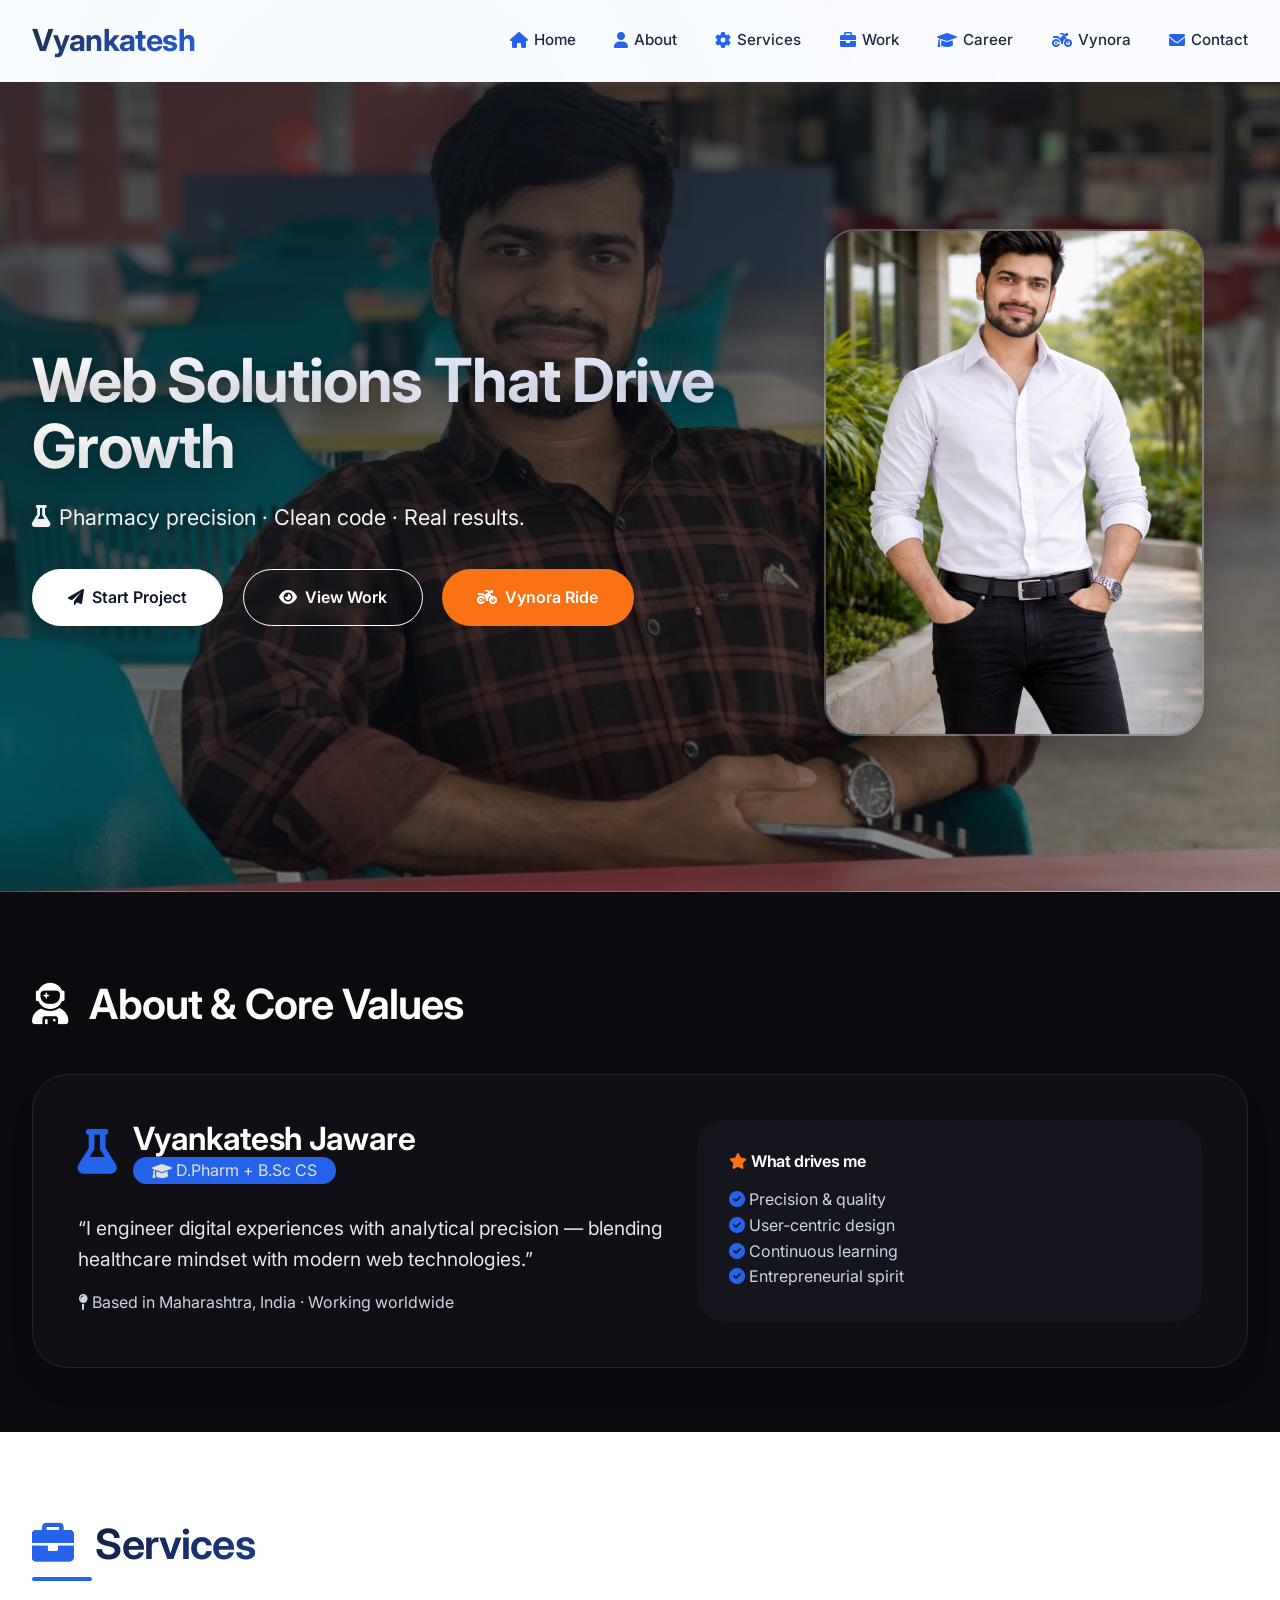
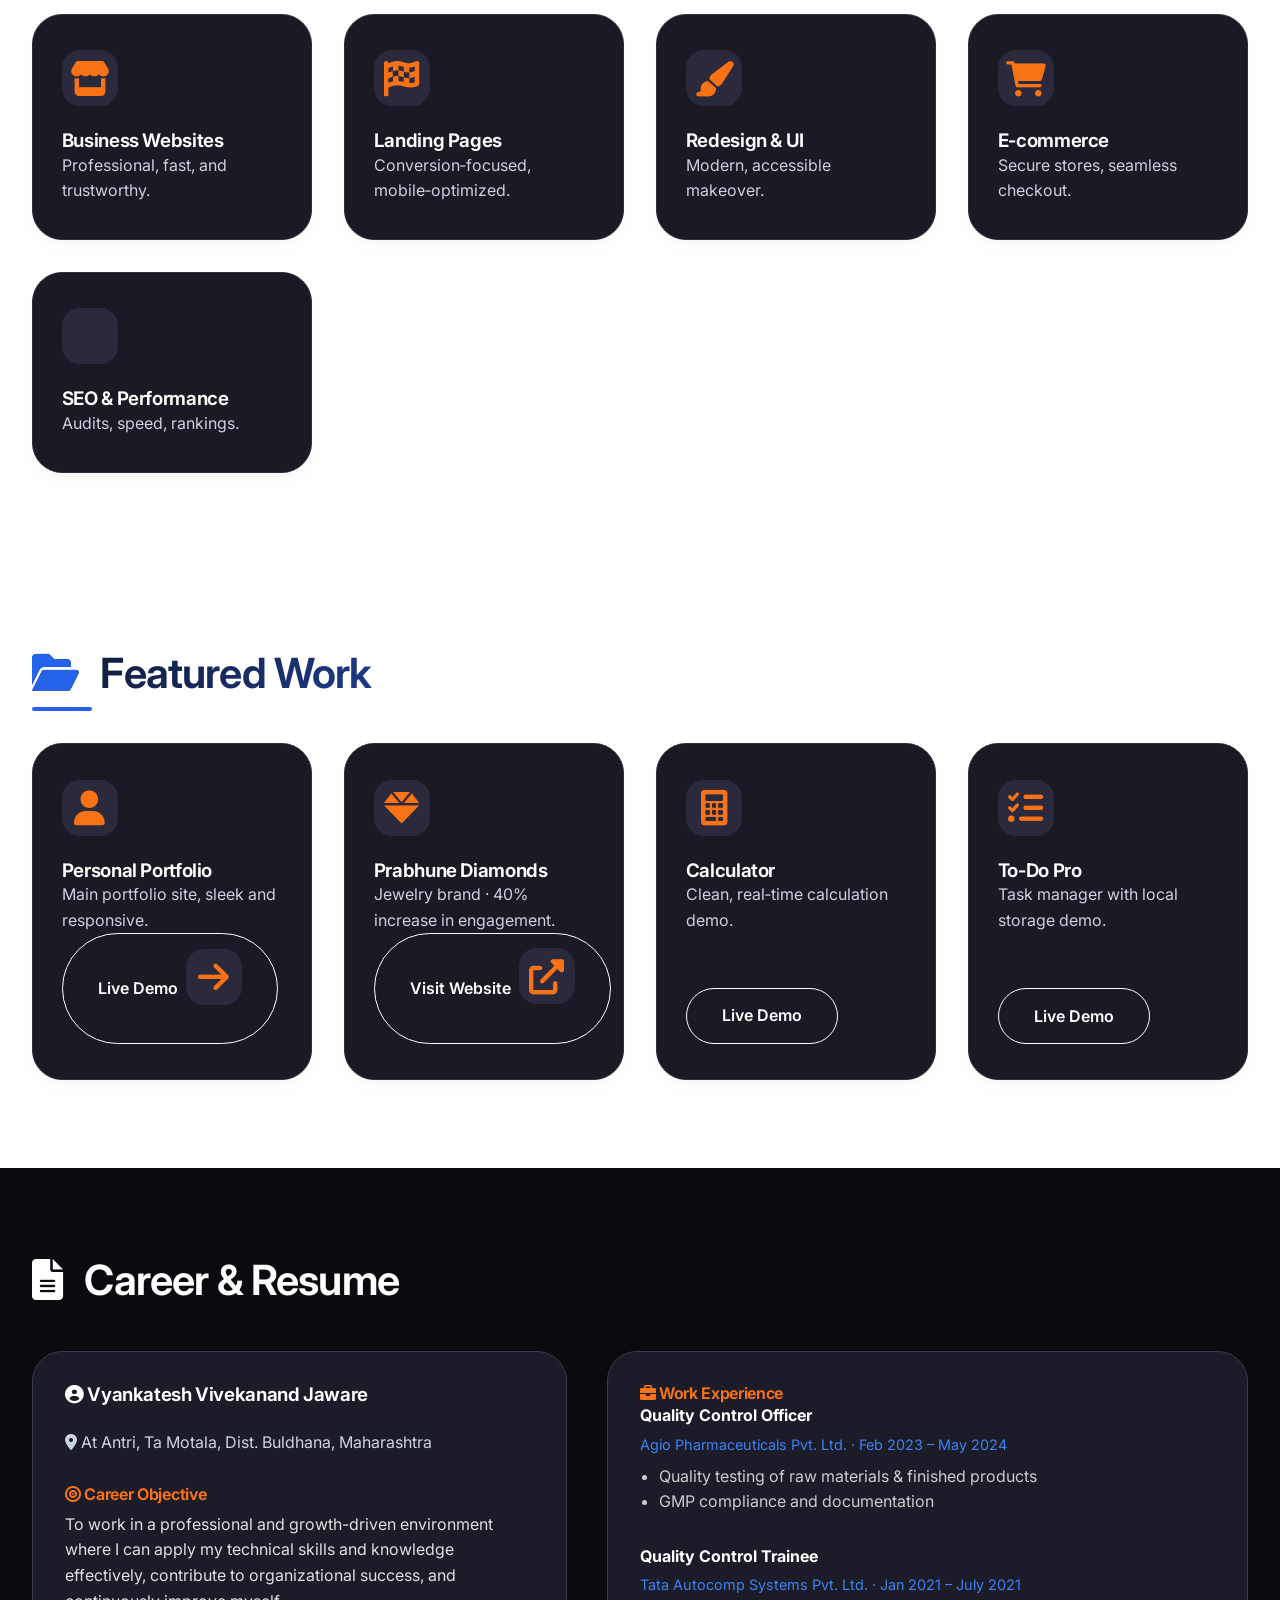
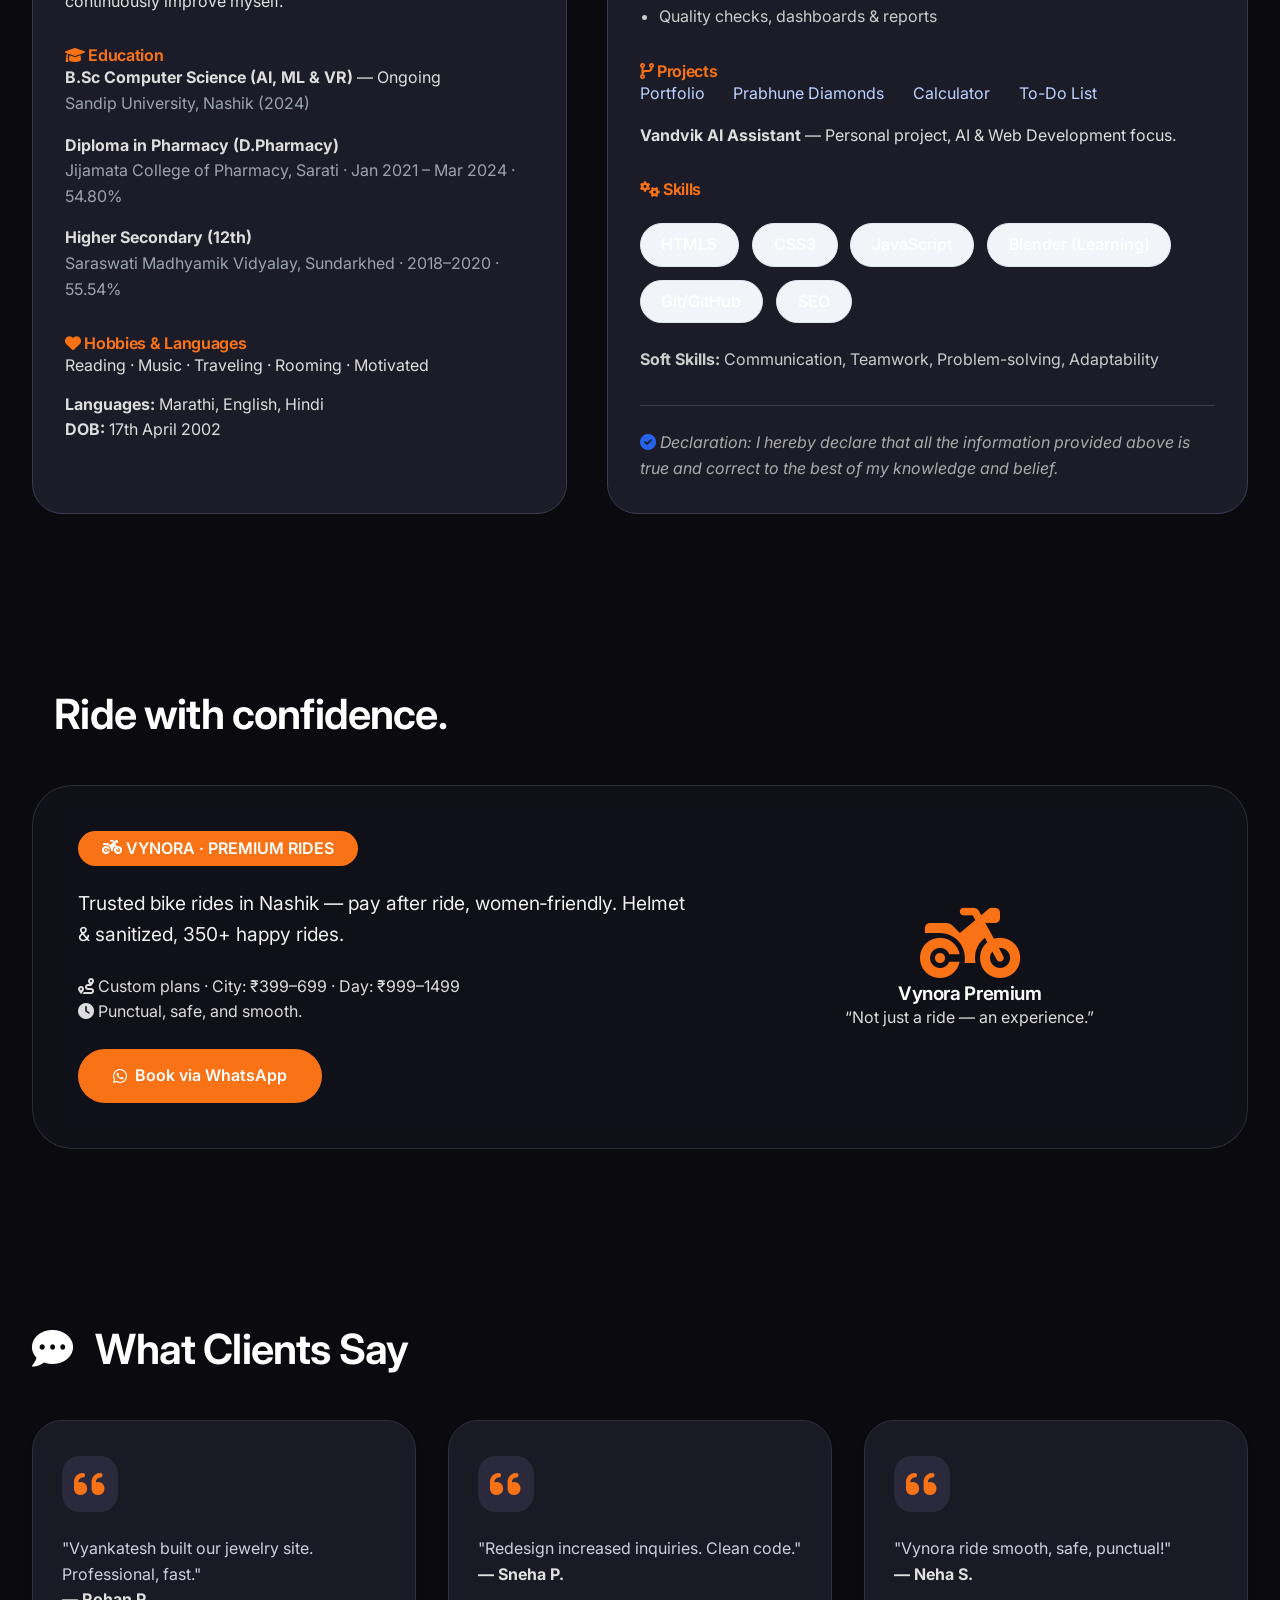
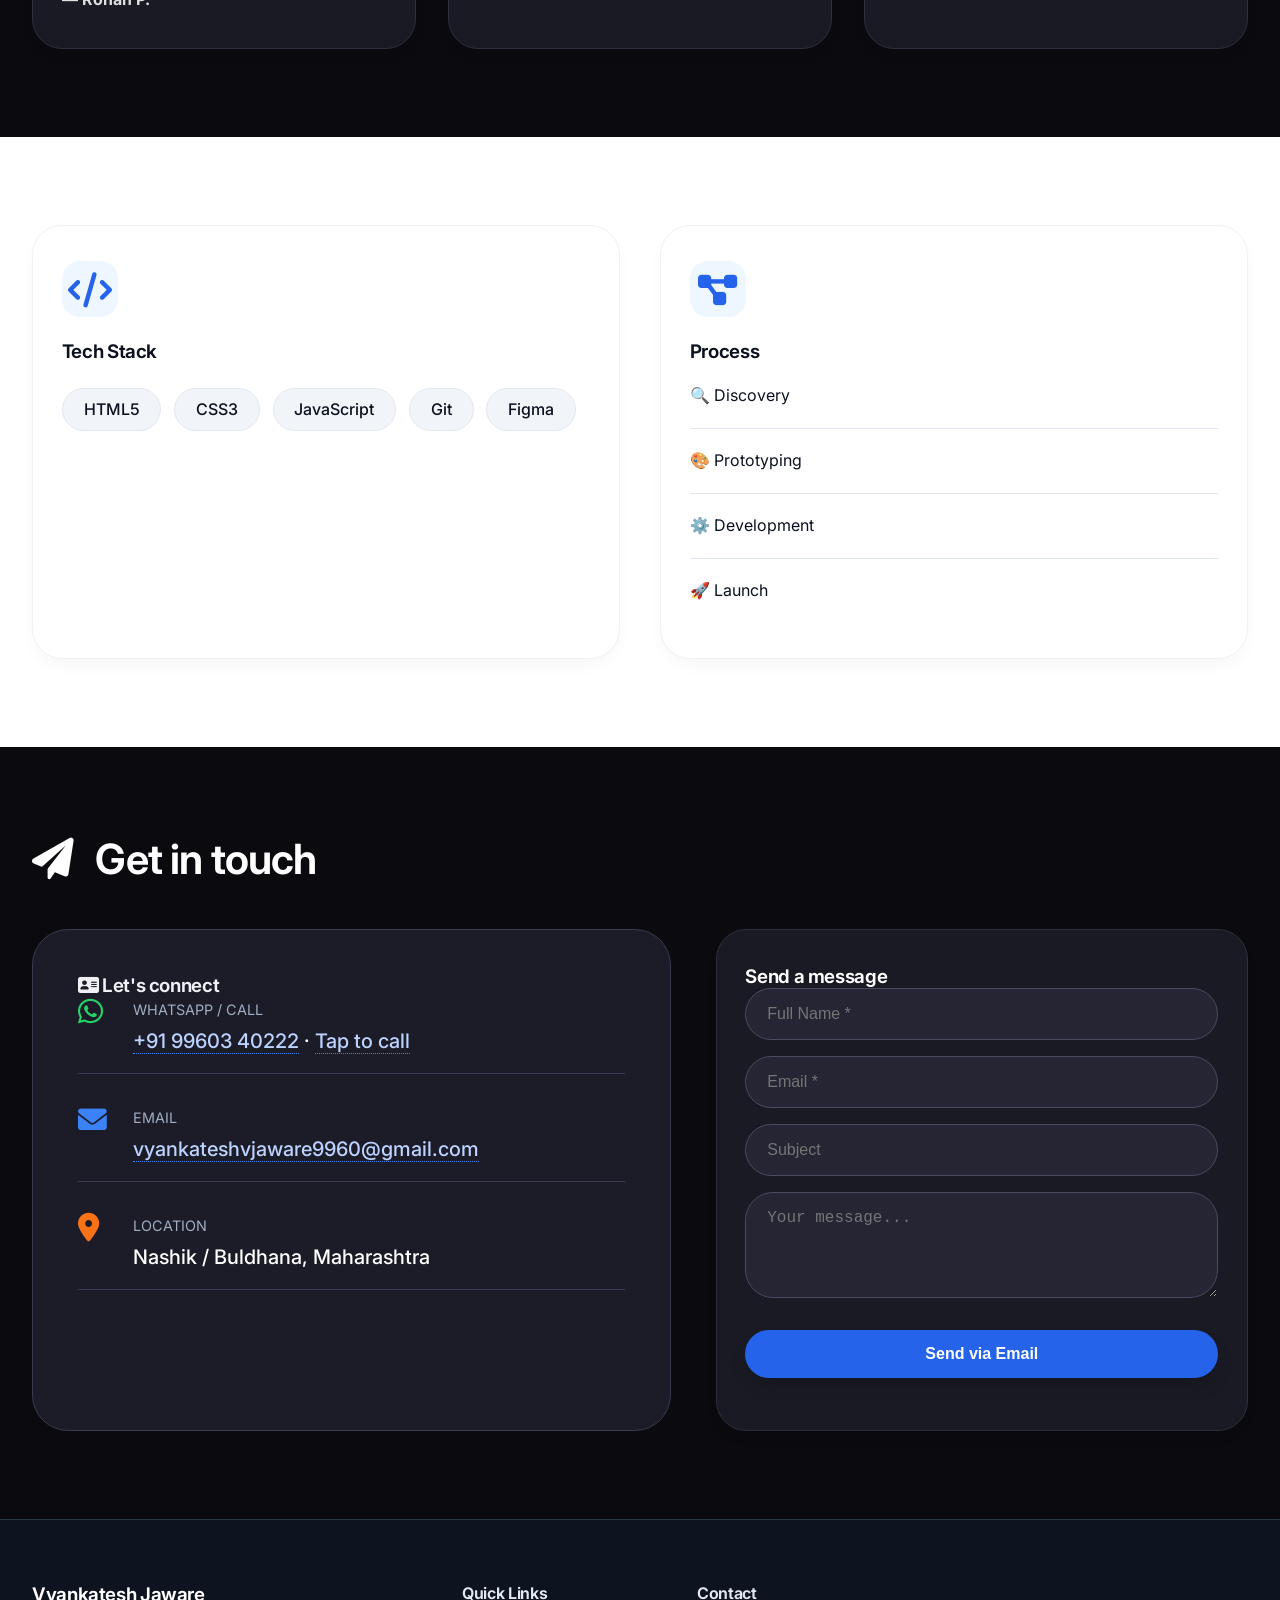
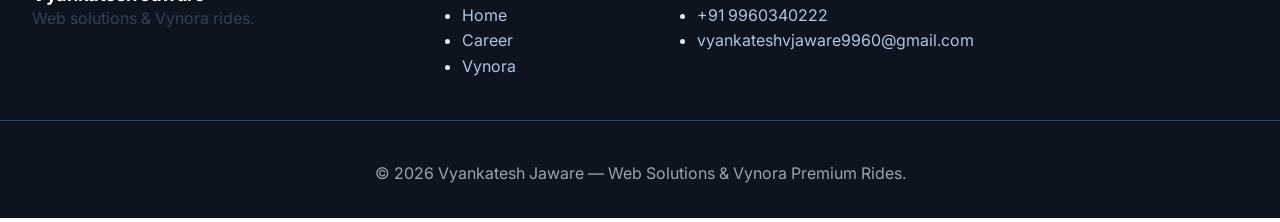
<file: portfolio.html>
<!DOCTYPE html>
<html lang="en">
<head>
  <meta charset="UTF-8">
  <meta name="viewport" content="width=device-width, initial-scale=1.0, viewport-fit=cover">
  <meta name="description" content="Vyankatesh Jaware – Web developer blending pharmacy & AI for high‑conversion websites. Founder of Vynora premium rides.">
  <title>Vyankatesh Jaware · Web Dev & Vynora</title>
  <!-- Favicon (simple) -->
  <link rel="icon" type="image/svg+xml" href="data:image/svg+xml,%3Csvg xmlns='http://www.w3.org/2000/svg' viewBox='0 0 100 100'%3E%3Crect width='100' height='100' rx='20' fill='%232563eb'/%3E%3Ctext x='50' y='68' font-size='50' text-anchor='middle' fill='white' font-family='Inter' font-weight='bold'%3EV%3C/text%3E%3C/svg%3E">
  <!-- Font Awesome 6 -->
  <link rel="stylesheet" href="https://cdnjs.cloudflare.com/ajax/libs/font-awesome/6.0.0-beta3/css/all.min.css">
  <link rel="stylesheet" href="css/portfolio.css"
  <!-- Google Fonts: Inter -->
  <link href="https://fonts.googleapis.com/css2?family=Inter:ital,opsz,wght@0,14..32,100..900;1,14..32,100..900&display=swap" rel="stylesheet">
 
</head>
<body>

<header id="mainHeader">
  <div class="container header-container">
    <a href="#" class="logo">Vyankatesh</a>
    <button class="mobile-menu-btn" aria-label="Menu"><i class="fas fa-bars"></i></button>
    <ul class="nav-links">
      <li><a href="#home"><i class="fas fa-home"></i> Home</a></li>
      <li><a href="#about"><i class="fas fa-user"></i> About</a></li>
      <li><a href="#services"><i class="fas fa-cog"></i> Services</a></li>
      <li><a href="#work"><i class="fas fa-briefcase"></i> Work</a></li>
      <li><a href="#career"><i class="fas fa-graduation-cap"></i> Career</a></li>
      <li><a href="#vynora"><i class="fas fa-motorcycle"></i> Vynora</a></li>
      <li><a href="#contact"><i class="fas fa-envelope"></i> Contact</a></li>
    </ul>
  </div>
</header>

<main>
  <!-- HOME / HERO -->
  <section id="home" class="hero">
    <div class="container hero-container">
      <div class="hero-content reveal">
        <h1>Web Solutions That Drive Growth</h1>
        <div class="hero-tagline"><i class="fas fa-flask"></i> Pharmacy precision · Clean code · Real results.</div>
        <div class="hero-buttons">
          <a href="#contact" class="btn btn-primary"><i class="fas fa-paper-plane"></i> Start Project</a>
          <a href="https://prabhunediamond.com/" class="btn btn-outline"><i class="fas fa-eye"></i> View Work</a>
          <a href="https://wa.me/919960340222" class="btn btn-vynora"><i class="fas fa-motorcycle"></i> Vynora Ride</a>
        </div>
      </div>
      <div class="hero-img reveal">
        <img src="images/icons/abhi-img.png" alt="Vyankatesh Jaware" onerror="this.src='https://placehold.co/400x500/1e293b/white?text=VJ'">
      </div>
    </div>
  </section>

  <!-- ABOUT -->
  <section id="about" class="section-dark" style="padding-bottom:4rem;">
    <div class="container">
      <h2><i class="fas fa-user-astronaut"></i> About & Core Values</h2>
      <div class="about-black-block reveal">
        <div style="display:flex; gap:2rem; flex-wrap:wrap;">
          <div style="flex:2;">
            <div style="display:flex; align-items:center; gap:1rem; margin-bottom:1.8rem;">
              <i class="fas fa-flask" style="font-size:2.8rem; color:var(--accent);"></i>
              <div><h3 style="font-size:2rem; color:white;">Vyankatesh Jaware</h3><span style="background:var(--accent); padding:0.2rem 1.2rem; border-radius:30px;"><i class="fas fa-graduation-cap"></i> D.Pharm + B.Sc CS</span></div>
            </div>
            <p style="font-size:1.2rem; color:#e2e8f0;">“I engineer digital experiences with analytical precision — blending healthcare mindset with modern web technologies.”</p>
            <p style="color:#cbd5e1; margin-top:1rem;"><i class="fas fa-map-pin"></i> Based in Maharashtra, India · Working worldwide</p>
          </div>
          <div style="flex:1.5; background:#15151e; border-radius:28px; padding:2rem;">
            <h4 style="color:white;"><i class="fas fa-star" style="color:var(--vynora);"></i> What drives me</h4>
            <ul style="list-style:none; color:#cbd5e1; margin-top:1rem;">
              <li><i class="fas fa-check-circle" style="color:var(--accent);"></i> Precision & quality</li>
              <li><i class="fas fa-check-circle" style="color:var(--accent);"></i> User‑centric design</li>
              <li><i class="fas fa-check-circle" style="color:var(--accent);"></i> Continuous learning</li>
              <li><i class="fas fa-check-circle" style="color:var(--accent);"></i> Entrepreneurial spirit</li>
            </ul>
          </div>
        </div>
      </div>
    </div>
  </section>

  <!-- SERVICES -->
  <section id="services" class="section-white">
    <div class="container">
      <h2><i class="fas fa-briefcase"></i> Services</h2>
      <div class="card-grid">
        <div class="card card-dark reveal"><i class="fas fa-store"></i><h3>Business Websites</h3><p>Professional, fast, and trustworthy.</p></div>
        <div class="card card-dark reveal"><i class="fas fa-flag-checkered"></i><h3>Landing Pages</h3><p>Conversion‑focused, mobile‑optimized.</p></div>
        <div class="card card-dark reveal"><i class="fas fa-paint-brush"></i><h3>Redesign & UI</h3><p>Modern, accessible makeover.</p></div>
        <div class="card card-dark reveal"><i class="fas fa-shopping-cart"></i><h3>E‑commerce</h3><p>Secure stores, seamless checkout.</p></div>
        <div class="card card-dark reveal"><i class="fas fa-magnifying-glass-chart"></i><h3>SEO & Performance</h3><p>Audits, speed, rankings.</p></div>
      </div>
    </div>
  </section>

  <!-- WORK / PROJECTS (with clickable links) -->
  <section id="work" class="section-white">
    <div class="container">
      <h2><i class="fas fa-folder-open"></i> Featured Work</h2>
      <div class="card-grid">
        <!-- Project 1: Portfolio -->
        <div class="card card-dark reveal">
          <i class="fas fa-user"></i>
          <h3>Personal Portfolio</h3>
          <p>Main portfolio site, sleek and responsive.</p>
          <div style="margin-top: auto; display: flex; gap: 0.8rem;">
            <a href="https://vyankatesh2002.github.io/Vyanki9960.com/" target="_blank" class="btn btn-outline">Live Demo <i class="fas fa-arrow-right"></i></a>
          </div>
        </div>
        <!-- Project 2: Prabhune Diamonds -->
        <div class="card card-dark reveal">
          <i class="fas fa-gem"></i>
          <h3>Prabhune Diamonds</h3>
          <p>Jewelry brand · 40% increase in engagement.</p>
          <div style="margin-top: auto;">
            <a href="https://prabhunediamond.com/" target="_blank" class="btn btn-outline">Visit Website <i class="fas fa-external-link-alt"></i></a>
          </div>
        </div>
        <!-- Project 3: Calculator -->
        <div class="card card-dark reveal">
          <i class="fas fa-calculator"></i>
          <h3>Calculator</h3>
          <p>Clean, real‑time calculation demo.</p>
          <div style="margin-top: auto; display: flex; gap: 0.8rem; flex-wrap: wrap;">
            <a href="https://vyankatesh2002.github.io/Calculator/" target="_blank" class="btn btn-outline">Live Demo</a>
       
          </div>
        </div>
        <!-- Project 4: To-Do List -->
        <div class="card card-dark reveal">
          <i class="fas fa-list-check"></i>
          <h3>To‑Do Pro</h3>
          <p>Task manager with local storage demo.</p>
          <div style="margin-top: auto; display: flex; gap: 0.8rem; flex-wrap: wrap;">
            <a href="https://vyankatesh2002.github.io/To-Do-List/" target="_blank" class="btn btn-outline">Live Demo</a>
        
          </div>
        </div>
      </div>
    </div>
  </section>

  <!-- CAREER & RESUME SECTION -->
  <section id="career" class="section-dark">
    <div class="container">
      <h2><i class="fas fa-file-alt"></i> Career & Resume</h2>
      <div class="career-grid reveal">
        <!-- LEFT: Personal + Objective + Education -->
        <div class="personal-card">
          <h3 style="color:white; margin-bottom:1.5rem;"><i class="fas fa-user-circle"></i> Vyankatesh Vivekanand Jaware</h3>
          <p style="color:#cbd5e1; margin-bottom:1.8rem;"><i class="fas fa-map-marker-alt"></i> At Antri, Ta Motala, Dist. Buldhana, Maharashtra</p>
          
          <div style="margin-bottom:2rem;">
            <h4 style="color:var(--vynora);"><i class="fas fa-bullseye"></i> Career Objective</h4>
            <p style="color:#e0e0e0; margin-top:0.5rem;">To work in a professional and growth-driven environment where I can apply my technical skills and knowledge effectively, contribute to organizational success, and continuously improve myself.</p>
          </div>
          
          <div style="margin-bottom:2rem;">
            <h4 style="color:var(--vynora);"><i class="fas fa-graduation-cap"></i> Education</h4>
            <ul style="list-style:none; color:#ddd;">
              <li style="margin-bottom:1rem;"><strong>B.Sc Computer Science (AI, ML & VR)</strong> — Ongoing<br><span style="color:#9ca3af;">Sandip University, Nashik (2024)</span></li>
              <li style="margin-bottom:1rem;"><strong>Diploma in Pharmacy (D.Pharmacy)</strong><br><span style="color:#9ca3af;">Jijamata College of Pharmacy, Sarati · Jan 2021 – Mar 2024 · 54.80%</span></li>
              <li><strong>Higher Secondary (12th)</strong><br><span style="color:#9ca3af;">Saraswati Madhyamik Vidyalay, Sundarkhed · 2018–2020 · 55.54%</span></li>
            </ul>
          </div>
          
          <div>
            <h4 style="color:var(--vynora);"><i class="fas fa-heart"></i> Hobbies & Languages</h4>
            <p style="color:#ddd;">Reading · Music · Traveling · Rooming · Motivated</p>
            <p style="color:#ddd; margin-top:0.8rem;"><strong>Languages:</strong> Marathi, English, Hindi</p>
            <p style="color:#ddd;"><strong>DOB:</strong> 17th April 2002</p>
          </div>
        </div>

        <!-- RIGHT: Work Experience, Projects, Skills, Declaration -->
        <div class="personal-card">
          <h4 style="color:var(--vynora);"><i class="fas fa-briefcase"></i> Work Experience</h4>
          <div class="exp-item">
            <div class="exp-title">Quality Control Officer</div>
            <div class="exp-sub">Agio Pharmaceuticals Pvt. Ltd. · Feb 2023 – May 2024</div>
            <ul style="color:#ccc; margin-left:1.2rem;">
              <li>Quality testing of raw materials & finished products</li>
              <li>GMP compliance and documentation</li>
            </ul>
          </div>
          <div class="exp-item">
            <div class="exp-title">Quality Control Trainee</div>
            <div class="exp-sub">Tata Autocomp Systems Pvt. Ltd. · Jan 2021 – July 2021</div>
            <ul style="color:#ccc; margin-left:1.2rem;">
              <li>Quality checks, dashboards & reports</li>
            </ul>
          </div>

          <h4 style="color:var(--vynora); margin-top:2rem;"><i class="fas fa-code-branch"></i> Projects</h4>
          <div style="margin-bottom:1rem; display: flex; flex-wrap: wrap; gap: 0.8rem;">
            <a href="https://vyankatesh2002.github.io/" target="_blank" class="project-link">Portfolio</a>
            <a href="https://prabhunediamond.com/" target="_blank" class="project-link">Prabhune Diamonds</a>
            <a href="https://vyankatesh2002.github.io/Calculator/" target="_blank" class="project-link">Calculator</a>
            <a href="https://vyankatesh2002.github.io/To-Do-List/" target="_blank" class="project-link">To-Do List</a>
          </div>
          <p style="color:#ddd;"><strong>Vandvik AI Assistant</strong> — Personal project, AI & Web Development focus.</p>

          <h4 style="color:var(--vynora); margin-top:2rem;"><i class="fas fa-cogs"></i> Skills</h4>
          <div class="skill-items">
            <span class="skill-item">HTML5</span><span class="skill-item">CSS3</span><span class="skill-item">JavaScript</span>
            <span class="skill-item">Blender (Learning)</span><span class="skill-item">Git/GitHub</span><span class="skill-item">SEO</span>
          </div>
          <p style="color:#ccc; margin-top:1rem;"><strong>Soft Skills:</strong> Communication, Teamwork, Problem-solving, Adaptability</p>

          <div style="margin-top:2rem; border-top:1px solid #3a3a50; padding-top:1.5rem;">
            <p style="color:#aaa; font-style:italic;"><i class="fas fa-check-circle" style="color:var(--accent);"></i> Declaration: I hereby declare that all the information provided above is true and correct to the best of my knowledge and belief.</p>
          </div>
        </div>
      </div>
    </div>
  </section>

  <!-- VYNORA -->
  <section id="vynora" class="section-dark">
    <div class="container">
      <h2><i class="fas fa-shield-heart"></i> Ride with confidence.</h2>
      <div class="vynora-block reveal">
        <div class="vynora-grid">
          <div>
            <span class="vynora-badge"><i class="fas fa-motorcycle"></i> VYNORA · PREMIUM RIDES</span>
            <p style="font-size:1.2rem; color:#f0f0f0;">Trusted bike rides in Nashik — pay after ride, women‑friendly. Helmet & sanitized, 350+ happy rides.</p>
            <ul style="color:#ddd; margin:1.5rem 0; list-style:none;">
              <li><i class="fas fa-route"></i> Custom plans · City: ₹399–699 · Day: ₹999–1499</li>
              <li><i class="fas fa-clock"></i> Punctual, safe, and smooth.</li>
            </ul>
            <a href="https://wa.me/919960340222" class="btn btn-vynora"><i class="fab fa-whatsapp"></i> Book via WhatsApp</a>
          </div>
          <div style="text-align:center;">
            <i class="fas fa-motorcycle" style="font-size:5rem; color:var(--vynora);"></i>
            <h3 style="color:white;">Vynora Premium</h3>
            <p style="color:#ddd;">“Not just a ride — an experience.”</p>
          </div>
        </div>
      </div>
    </div>
  </section>

  <!-- TESTIMONIALS -->
  <section id="testimonials" class="section-dark">
    <div class="container">
      <h2><i class="fas fa-comment-dots"></i> What Clients Say</h2>
      <div class="testimonials-grid">
        <div class="card card-dark reveal"><i class="fas fa-quote-left"></i><p>"Vyankatesh built our jewelry site. Professional, fast."</p><strong>— Rohan P.</strong></div>
        <div class="card card-dark reveal"><i class="fas fa-quote-left"></i><p>"Redesign increased inquiries. Clean code."</p><strong>— Sneha P.</strong></div>
        <div class="card card-dark reveal"><i class="fas fa-quote-left" style="color:var(--vynora);"></i><p>"Vynora ride smooth, safe, punctual!"</p><strong>— Neha S.</strong></div>
      </div>
    </div>
  </section>

  <!-- SKILLS & PROCESS (condensed) -->
  <section id="skills" class="section-white">
    <div class="container">
      <div class="two-col-grid">
        <div class="card reveal">
          <h3><i class="fas fa-code"></i> Tech Stack</h3>
          <div class="skill-items"><span class="skill-item">HTML5</span><span class="skill-item">CSS3</span><span class="skill-item">JavaScript</span><span class="skill-item">Git</span><span class="skill-item">Figma</span></div>
        </div>
        <div class="card reveal">
          <h3><i class="fas fa-diagram-project"></i> Process</h3>
          <ul class="timeline-detailed"><li>🔍 Discovery</li><li>🎨 Prototyping</li><li>⚙️ Development</li><li>🚀 Launch</li></ul>
        </div>
      </div>
    </div>
  </section>

  <!-- CONTACT -->
  <section id="contact" class="section-dark">
    <div class="container">
      <h2><i class="fas fa-paper-plane"></i> Get in touch</h2>
      <div class="contact-grid">
        <div class="contact-info-card reveal">
          <h3><i class="fas fa-address-card"></i> Let's connect</h3>
          <div class="contact-detail-item">
            <i class="fab fa-whatsapp" style="color:#25D366;"></i>
            <div><div class="label">WhatsApp / Call</div><div class="value"><a href="https://wa.me/919960340222">+91 99603 40222</a> · <a href="tel:+919960340222">Tap to call</a></div></div>
          </div>
          <div class="contact-detail-item">
            <i class="fas fa-envelope"></i>
            <div><div class="label">Email</div><div class="value"><a href="mailto:vyankateshvjaware9960@gmail.com">vyankateshvjaware9960@gmail.com</a></div></div>
          </div>
          <div class="contact-detail-item">
            <i class="fas fa-map-marker-alt" style="color:var(--vynora);"></i>
            <div><div class="label">Location</div><div class="value">Nashik / Buldhana, Maharashtra</div></div>
          </div>
        </div>
        <div class="card card-dark form-card reveal">
          <h3>Send a message</h3>
          <form id="contactForm">
            <input class="form-control" id="contactName" placeholder="Full Name *" required>
            <input type="email" class="form-control" id="contactEmail" placeholder="Email *" required style="margin-top:1rem;">
            <input class="form-control" id="contactSubject" placeholder="Subject" style="margin-top:1rem;">
            <textarea rows="4" class="form-control" id="contactMessage" placeholder="Your message..." style="margin-top:1rem;"></textarea>
            <button type="submit" class="btn btn-primary" style="width:100%; background:var(--accent); color:white; margin-top:1.5rem;">Send via Email</button>
            <p id="formFeedback" style="margin-top:1rem;"></p>
          </form>
        </div>
      </div>
    </div>
  </section>
</main>

<footer class="footer">
  <div class="footer-grid">
    <div><h3 style="color:white;">Vyankatesh Jaware</h3><p>Web solutions & Vynora rides.</p></div>
    <div><h4>Quick Links</h4><ul><li><a href="#home">Home</a></li><li><a href="#career">Career</a></li><li><a href="#vynora">Vynora</a></li></ul></div>
    <div><h4>Contact</h4><ul><li><a href="tel:+919960340222">+91 9960340222</a></li><li><a href="mailto:vyankateshvjaware9960@gmail.com">vyankateshvjaware9960@gmail.com</a></li></ul></div>
  </div>
  <div class="footer-bottom">© 2026 Vyankatesh Jaware — Web Solutions & Vynora Premium Rides.</div>
</footer>

<a href="#home" class="scroll-top" id="scrollTopBtn"><i class="fas fa-chevron-up"></i></a>

<!-- MODALS -->
<div class="modal-overlay" id="calcModal">
  <div class="modal-card">
    <div style="display: flex; justify-content: space-between; align-items: center;">
      <h3>Calculator</h3>
      <button class="close-modal" id="closeCalcModal" style="background:none;border:none;color:white;font-size:1.8rem;cursor:pointer;">&times;</button>
    </div>
    <input type="text" id="calcScreen" class="calc-screen" readonly value="0">
    <div class="calc-buttons" id="calcButtons"></div>
  </div>
</div>
<div class="modal-overlay" id="todoModal">
  <div class="modal-card">
    <div style="display: flex; justify-content: space-between; align-items: center;">
      <h3>To-Do Demo</h3>
      <button class="close-modal" id="closeTodoModal" style="background:none;border:none;color:white;font-size:1.8rem;cursor:pointer;">&times;</button>
    </div>
    <div style="display: flex; gap: 0.5rem; margin: 1rem 0;">
      <input type="text" id="demoTodoInput" placeholder="Add a task..." style="flex:1; padding:0.8rem; border-radius:20px; border:none; background:#2a2a3c; color:white;">
      <button id="demoAddTodo" class="btn btn-primary" style="padding:0.8rem 1.2rem;">Add</button>
    </div>
    <ul id="demoTodoList" style="list-style:none; max-height:200px; overflow-y:auto;"></ul>
  </div>
</div>

<script src="js/portfolio.js">
</script>
</body>
</html>
</file>
<file: css/portfolio.css>
*,
    *::before,
    *::after {
      margin: 0;
      padding: 0;
      box-sizing: border-box;
    }

    html {
      scroll-padding-top: 80px;
      scroll-behavior: smooth;
    }

    body {
      font-family: 'Inter', sans-serif;
      background-color: #fafcff;
      color: #0b1120;
      line-height: 1.6;
      -webkit-font-smoothing: antialiased;
      -moz-osx-font-smoothing: grayscale;
      position: relative;
    }

    /* Subtle background gradient overlay */
    body::before {
      content: "";
      position: fixed;
      inset: 0;
      background: radial-gradient(circle at 30% 20%, rgba(59, 130, 246, 0.02) 0%, transparent 60%);
      pointer-events: none;
      z-index: 0;
    }

    /* ===== DESIGN TOKENS ===== */
    :root {
      --accent: #2563eb;
      --accent-light: #3b82f6;
      --vynora: #f97316;
      --vynora-dark: #ea580c;
      --dark-bg: #0a0a0f;
      --card-bg-dark: #1a1a24;
      --text-dark: #0b1120;
      --text-muted: #334155;
      --white: #ffffff;
      --border-light: #eef2f6;
      --shadow-sm: 0 8px 20px -6px rgba(0, 0, 0, 0.05);
      --shadow-md: 0 20px 35px -10px rgba(0, 0, 0, 0.1);
      --shadow-lg: 0 30px 50px -15px rgba(37, 99, 235, 0.15);
      --transition: all 0.25s cubic-bezier(0.2, 0, 0, 1);
    }

    /* ===== UTILITY CLASSES ===== */
    .container {
      max-width: 1280px;
      margin: 0 auto;
      padding: 0 2rem;
      position: relative;
      z-index: 5;
    }

    h1, h2, h3, h4 {
      font-weight: 650;
      letter-spacing: -0.02em;
      line-height: 1.2;
    }

    p {
      color: var(--text-muted);
    }

    a, button {
      transition: var(--transition);
    }

    /* ===== HEADER ===== */
    header {
      padding: 1rem 0;
      background: transparent;
      backdrop-filter: none;
      position: sticky;
      top: 0;
      z-index: 999;
      border-bottom: 1px solid transparent;
    }

    header.scrolled {
      background: rgba(255, 255, 255, 0.85);
      backdrop-filter: blur(16px);
      -webkit-backdrop-filter: blur(16px);
      border-bottom: 1px solid rgba(0, 0, 0, 0.05);
      box-shadow: 0 4px 12px rgba(0, 0, 0, 0.02);
    }

    .header-container {
      display: flex;
      align-items: center;
      justify-content: space-between;
    }

    .logo {
      font-size: 1.9rem;
      font-weight: 700;
      background: linear-gradient(145deg, #1e293b, #2563eb);
      -webkit-background-clip: text;
      background-clip: text;
      color: transparent;
      text-decoration: none;
      letter-spacing: -0.02em;
    }

    .nav-links {
      display: flex;
      gap: 2.4rem;
      list-style: none;
    }

    .nav-links a {
      color: #1f2a41;
      text-decoration: none;
      font-weight: 500;
      font-size: 0.95rem;
      display: flex;
      align-items: center;
      gap: 6px;
    }

    .nav-links a i {
      color: var(--accent);
      font-size: 1rem;
    }

    .nav-links a:hover {
      color: var(--accent);
    }

    .mobile-menu-btn {
      display: none;
      background: none;
      border: none;
      font-size: 1.8rem;
      color: #1e293b;
      cursor: pointer;
    }

    /* ===== HERO SECTION ===== */
    .hero {
      padding: 0;
      position: relative;
      min-height: 90vh;
      display: flex;
      align-items: center;
      background: #0b1120 url(bg-img.jpeg) center/cover no-repeat fixed;
      isolation: isolate;
      border-bottom: 1px solid rgba(0, 0, 0, 0.06);
    }

    .hero::before {
      content: '';
      position: absolute;
      inset: 0;
      background: linear-gradient(145deg, rgba(10, 20, 30, 0.75) 0%, rgba(0, 0, 0, 0.4) 100%);
      z-index: 1;
    }

    .hero .container {
      position: relative;
      z-index: 2;
    }

    .hero-container {
      display: flex;
      align-items: center;
      gap: 3rem;
      flex-wrap: wrap;
    }

    .hero-content {
      flex: 1.2;
    }

    .hero-content h1 {
      font-size: 3.8rem;
      font-weight: 700;
      background: linear-gradient(to right, #ffffff, #e0e7ff);
      -webkit-background-clip: text;
      background-clip: text;
      color: transparent;
      margin-bottom: 1.2rem;
      text-shadow: 0 8px 20px rgba(0, 0, 0, 0.2);
      line-height: 1.1;
    }

    .hero-tagline {
      font-size: 1.35rem;
      color: rgba(255, 255, 255, 0.95);
      margin-bottom: 2.2rem;
      display: flex;
      align-items: center;
      gap: 8px;
    }

    .hero-buttons {
      display: flex;
      gap: 1.2rem;
      flex-wrap: wrap;
    }

    .btn {
      display: inline-flex;
      align-items: center;
      justify-content: center;
      gap: 8px;
      padding: 0.9rem 2.2rem;
      border-radius: 60px;
      font-weight: 600;
      text-decoration: none;
      border: 1.5px solid transparent;
      cursor: pointer;
      font-size: 1rem;
      transition: var(--transition);
      white-space: nowrap;
    }

    .btn-primary {
      background: white;
      color: #0f172a;
      box-shadow: 0 10px 20px -5px rgba(0, 0, 0, 0.2);
    }

    .btn-primary:hover {
      background: #f1f5f9;
      transform: translateY(-4px);
      box-shadow: 0 18px 30px -8px rgba(0, 0, 0, 0.25);
    }

    .btn-outline {
      border: 1.5px solid white;
      color: white;
      background: transparent;
      backdrop-filter: blur(4px);
    }

    .btn-outline:hover {
      background: rgba(255, 255, 255, 0.12);
      transform: translateY(-4px);
    }

    .btn-vynora {
      background: var(--vynora);
      color: white;
      border: none;
    }

    .btn-vynora:hover {
      background: var(--vynora-dark);
      transform: translateY(-4px);
      box-shadow: 0 12px 24px -8px rgba(249, 115, 22, 0.4);
    }

    .hero-img {
      flex: 0.8;
      text-align: center;
      animation: float 6s infinite ease-in-out;
    }

    .hero-img img {
      max-width: 100%;
      width: 380px;
      border-radius: 32px;
      box-shadow: 0 35px 45px -10px rgba(0, 0, 0, 0.3);
      border: 2px solid rgba(255, 255, 255, 0.25);
      object-fit: cover;
      aspect-ratio: 3/4;
    }

    @keyframes float {
      0% { transform: translateY(0); }
      50% { transform: translateY(-10px); }
      100% { transform: translateY(0); }
    }

    /* ===== SECTION GENERAL ===== */
    section {
      padding: 5.5rem 0;
      position: relative;
    }

    .section-white {
      background: var(--white);
    }

    .section-dark {
      background: var(--dark-bg);
      color: white;
    }

    h2 {
      font-size: 2.6rem;
      margin-bottom: 2.8rem;
      font-weight: 650;
      display: inline-block;
      position: relative;
    }

    h2 i {
      margin-right: 14px;
    }

    .section-white h2 {
      background: linear-gradient(135deg, #0f172a, #1e3a8a);
      -webkit-background-clip: text;
      background-clip: text;
      color: transparent;
    }

    .section-white h2 i {
      color: var(--accent);
    }

    .section-white h2::after {
      content: '';
      position: absolute;
      bottom: -12px;
      left: 0;
      width: 60px;
      height: 4px;
      background: var(--accent);
      border-radius: 4px;
    }

    .section-dark h2 {
      color: white;
      background: none;
      -webkit-text-fill-color: white;
    }

    .section-dark h2 i {
      color: var(--vynora);
    }

    .section-dark h2::after {
      background: var(--vynora);
    }

    /* ===== CARDS & GRIDS ===== */
    .card-grid {
      display: grid;
      grid-template-columns: repeat(auto-fill, minmax(280px, 1fr));
      gap: 2rem;
    }

    .card {
      background: #ffffff;
      border-radius: 30px;
      padding: 2.2rem 1.8rem;
      border: 1px solid var(--border-light);
      box-shadow: var(--shadow-sm);
      transition: var(--transition);
      height: 100%;
      display: flex;
      flex-direction: column;
      position: relative;
      overflow: hidden;
      z-index: 2;
    }

    .card::before {
      content: '';
      position: absolute;
      inset: 0;
      background: radial-gradient(circle at top right, rgba(37, 99, 235, 0.05), transparent 70%);
      opacity: 0;
      transition: opacity 0.4s;
    }

    .card:hover {
      transform: translateY(-10px);
      box-shadow: var(--shadow-lg);
      border-color: rgba(37, 99, 235, 0.25);
    }

    .card:hover::before {
      opacity: 1;
    }

    .card i {
      font-size: 2.2rem;
      margin-bottom: 1.5rem;
      color: var(--accent);
      background: #eef6ff;
      width: 56px;
      height: 56px;
      display: flex;
      align-items: center;
      justify-content: center;
      border-radius: 18px;
      transition: var(--transition);
    }

    .card:hover i {
      background: var(--accent);
      color: white;
      transform: scale(1.05) rotate(2deg);
    }

    .card-dark {
      background: var(--card-bg-dark);
      border: 1px solid #2e2e3e;
      color: #e0e0e0;
    }

    .card-dark h3 {
      color: white;
    }

    .card-dark i {
      background: #2a2a3c;
      color: var(--vynora);
    }

    .card-dark:hover i {
      background: var(--vynora);
      color: white;
    }

    .card-dark p {
      color: #cfcfdf;
    }

    .two-col-grid {
      display: grid;
      grid-template-columns: 1fr 1fr;
      gap: 2.5rem;
    }

    .about-black-block {
      background: #0f0f15;
      border-radius: 36px;
      padding: 2.8rem;
      border: 1px solid #252535;
      color: #e0e0e0;
      box-shadow: var(--shadow-md);
    }

    /* ===== VYNORA SECTION ===== */
    #vynora.section-dark {
      background: #0a0a0f url('https://images.pexels.com/photos/163007/auto-motorcycle-sports-bike-163007.jpeg?auto=compress&cs=tinysrgb&w=1260&h=750&dpr=2') center/cover no-repeat fixed;
      position: relative;
    }

    #vynora.section-dark::before {
      content: '';
      position: absolute;
      inset: 0;
      background: rgba(10, 10, 15, 0.8);
      z-index: 1;
    }

    #vynora .container {
      position: relative;
      z-index: 2;
    }

    .vynora-block{
      background: rgba(21, 21, 30, 0.65);
      backdrop-filter:blur(10px);
      -webkit-backdrop-filter: blur(10px);
      border: 1px solid rgba(255, 255, 255, 0.12);
      border-radius: 40px;
      padding: 2.8rem;
    }

    .vynora-grid {
      display: grid;
      grid-template-columns: 1.2fr 0.9fr;
      gap: 2.5rem;
      align-items: center;
    }

    .vynora-badge {
      background: var(--vynora);
      color: white;
      padding: 0.3rem 1.5rem;
      border-radius: 40px;
      display: inline-block;
      margin-bottom: 1.4rem;
      font-weight: 600;
    }

    /* ===== TESTIMONIALS ===== */
    .testimonials-grid {
      display: grid;
      grid-template-columns: repeat(3, 1fr);
      gap: 2rem;
    }

    /* ===== SKILLS ===== */
    .skill-items {
      display: flex;
      flex-wrap: wrap;
      gap: 0.8rem;
      margin: 1.5rem 0;
    }

    .skill-item {
      background: #f1f5f9;
      padding: 0.5rem 1.3rem;
      border-radius: 40px;
      border: 1px solid #e2e8f0;
      font-weight: 500;
      transition: var(--transition);
    }

    .skill-item:hover {
      background: var(--accent);
      color: white;
      border-color: var(--accent);
    }

    .timeline-detailed {
      list-style: none;
    }

    .timeline-detailed li {
      padding: 1.2rem 0;
      border-bottom: 1px solid #e2e8f0;
    }

    .timeline-detailed li:last-child {
      border: none;
    }

    /* ===== CAREER SECTION ===== */
    .career-grid {
      display: grid;
      grid-template-columns: 1fr 1.2fr;
      gap: 2.5rem;
    }

    .personal-card {
      background: #1c1c28;
      border-radius: 30px;
      padding: 2rem;
      border: 1px solid #3a3a50;
    }

    .exp-item {
      margin-bottom: 1.8rem;
    }

    .exp-title {
      font-weight: 700;
      color: white;
      margin-bottom: 0.25rem;
    }

    .exp-sub {
      color: var(--accent-light);
      font-size: 0.9rem;
      margin-bottom: 0.5rem;
    }

    .project-link {
      color: #bdd3ff;
      text-decoration: none;
      display: inline-block;
      margin-right: 1rem;
    }

    .project-link:hover {
      text-decoration: underline;
    }

    /* ===== CONTACT & FOOTER ===== */
    .contact-grid {
      display: grid;
      grid-template-columns: 1.2fr 1fr;
      gap: 2.8rem;
    }

    .contact-info-card {
      background: #1c1c28;
      border-radius: 36px;
      padding: 2.8rem;
      border: 1px solid #3a3a50;
      color: #f0f0f5;
    }

    .contact-detail-item {
      display: flex;
      align-items: flex-start;
      gap: 1.2rem;
      margin-bottom: 2rem;
      padding-bottom: 1rem;
      border-bottom: 1px solid #3a3a50;
    }

    .contact-detail-item i {
      font-size: 1.8rem;
      width: 36px;
      color: var(--accent-light);
    }

    .contact-detail-item .label {
      color: #a0aec0;
      font-size: 0.9rem;
      text-transform: uppercase;
    }

    .contact-detail-item .value {
      font-size: 1.25rem;
      font-weight: 500;
      color: white;
      margin-top: 4px;
    }

    .contact-detail-item a {
      color: #bdd3ff;
      text-decoration: none;
      border-bottom: 1px dotted #3b82f6;
    }

    .form-control {
      width: 100%;
      padding: 1rem 1.3rem;
      background: #252534;
      border: 1.5px solid #4a4a60;
      border-radius: 28px;
      font-size: 1rem;
      color: white;
      outline: none;
    }

    .form-control:focus {
      border-color: var(--accent);
      background: #2e2e42;
      box-shadow: 0 0 0 4px rgba(37, 99, 235, 0.25);
    }

    .footer {
      background: #0e1320;
      color: #e2e8f0;
      padding: 4rem 0 2rem;
      border-top: 1px solid #2d3748;
    }

    .footer-grid {
      display: grid;
      grid-template-columns: 2fr 1fr 1fr 1.2fr;
      gap: 2.5rem;
      max-width: 1280px;
      margin: 0 auto;
      padding: 0 2rem;
    }

    .footer a {
      color: #b0c4de;
      text-decoration: none;
    }

    .footer a:hover {
      color: white;
      text-decoration: underline;
    }

    .footer-bottom {
      text-align: center;
      padding-top: 2.5rem;
      margin-top: 2.5rem;
      border-top: 1px solid #334155;
      color: #9ca3af;
    }

    .scroll-top {
      position: fixed;
      bottom: 2rem;
      right: 2rem;
      background: var(--accent);
      color: white;
      width: 50px;
      height: 50px;
      border-radius: 30px;
      display: flex;
      align-items: center;
      justify-content: center;
      opacity: 0;
      visibility: hidden;
      box-shadow: 0 8px 20px rgba(37, 99, 235, 0.3);
      text-decoration: none;
      z-index: 99;
    }

    .reveal {
      opacity: 0;
      transform: translateY(24px);
      transition: opacity 0.7s ease, transform 0.7s ease;
    }

    .reveal.active {
      opacity: 1;
      transform: translateY(0);
    }

    /* ===== MODALS ===== */
    .modal-overlay {
      display: none;
      position: fixed;
      inset: 0;
      background: rgba(0, 0, 0, 0.7);
      backdrop-filter: blur(6px);
      justify-content: center;
      align-items: center;
      z-index: 10000;
    }

    .modal-card {
      background: #1a1a24;
      border-radius: 36px;
      padding: 2rem;
      max-width: 420px;
      width: 90%;
      border: 1px solid #334155;
      color: white;
    }

    .calc-screen {
      width: 100%;
      padding: 1rem;
      font-size: 1.8rem;
      text-align: right;
      background: #0f0f1a;
      border: 1px solid #334155;
      border-radius: 24px;
      color: white;
      margin: 1.2rem 0;
    }

    .calc-buttons {
      display: grid;
      grid-template-columns: repeat(4, 1fr);
      gap: 10px;
    }

    .calc-buttons button {
      padding: 1rem;
      font-size: 1.4rem;
      border-radius: 20px;
      border: none;
      background: #2a2a3c;
      color: white;
      cursor: pointer;
    }

    /* ===== RESPONSIVE ===== */
    @media (max-width: 900px) {
      .two-col-grid,
      .vynora-grid,
      .testimonials-grid,
      .contact-grid,
      .footer-grid,
      .career-grid {
        grid-template-columns: 1fr;
      }

      .nav-links {
        display: none;
      }

      .mobile-menu-btn {
        display: block;
      }

      .hero-content h1 {
        font-size: 2.8rem;
      }

      .hero-container {
        flex-direction: column-reverse;
        text-align: center;
      }

      .hero-buttons {
        justify-content: center;
      }
    }
</file>
